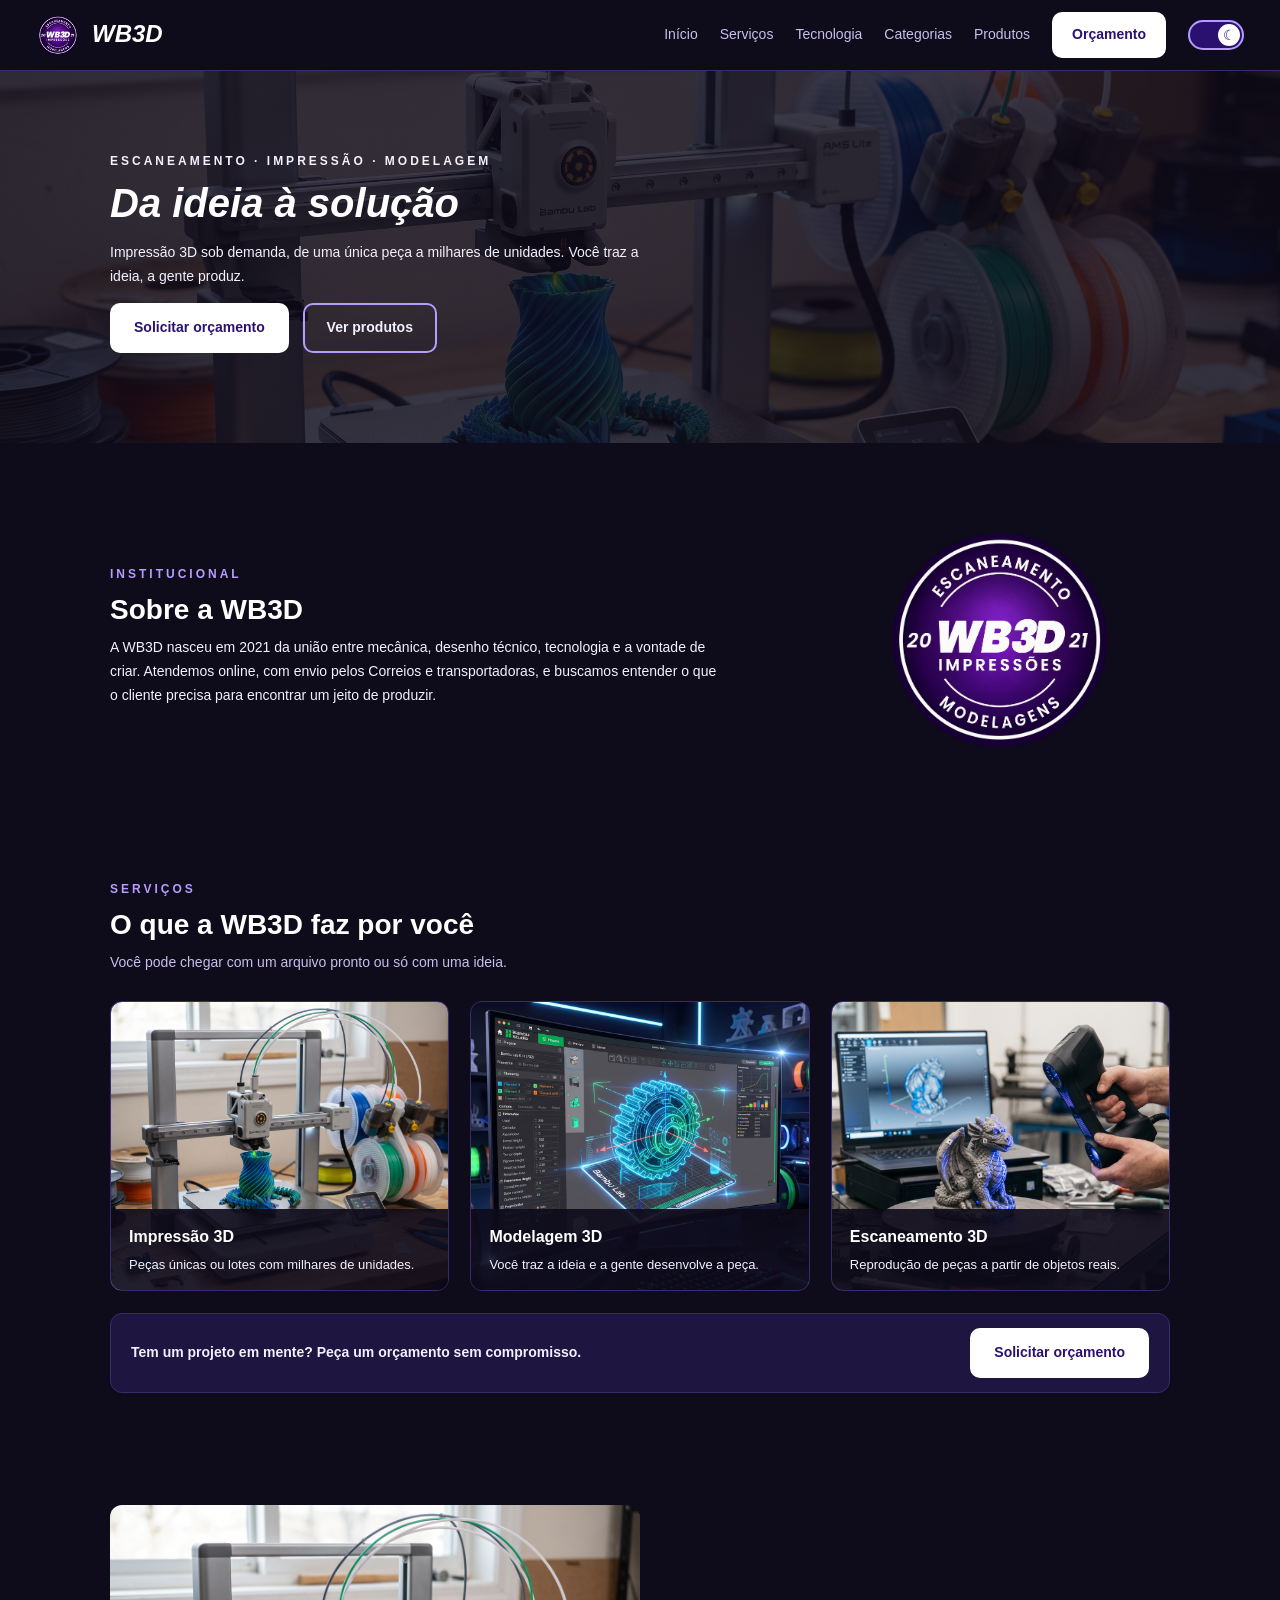
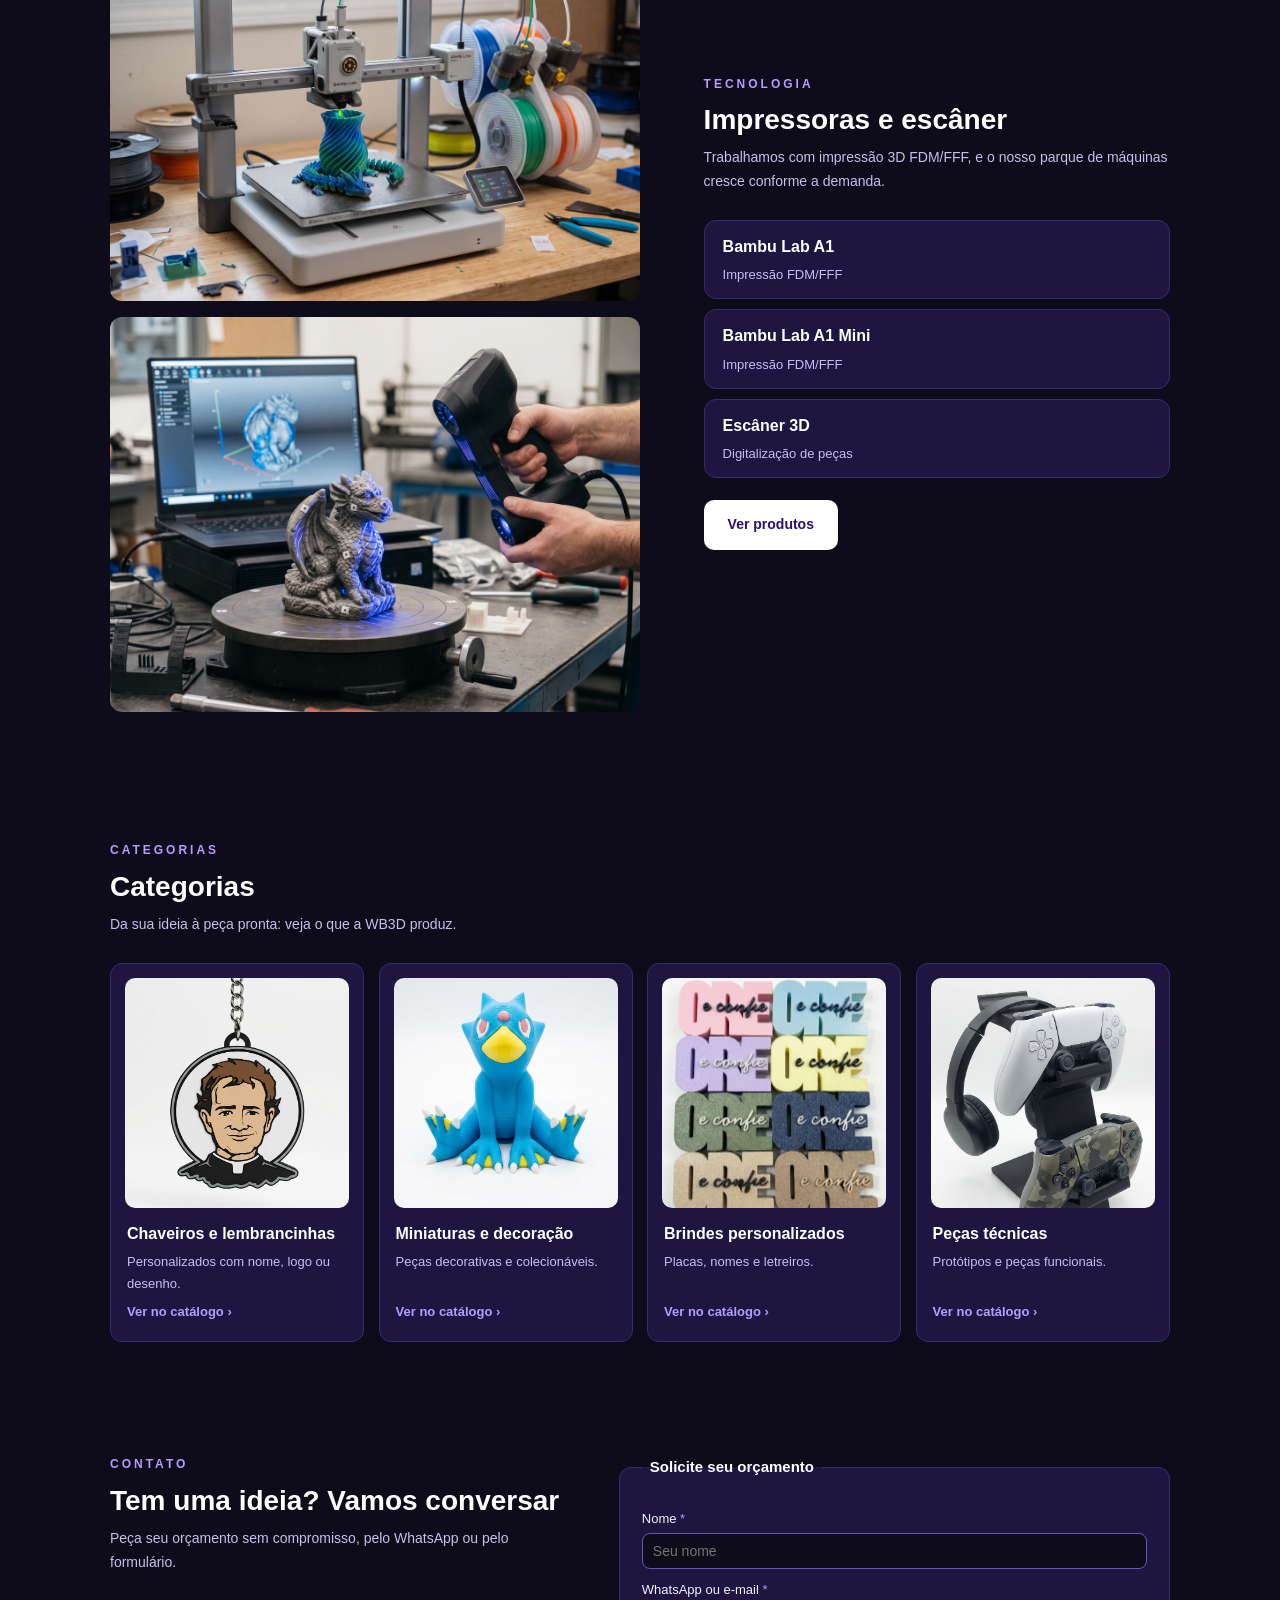
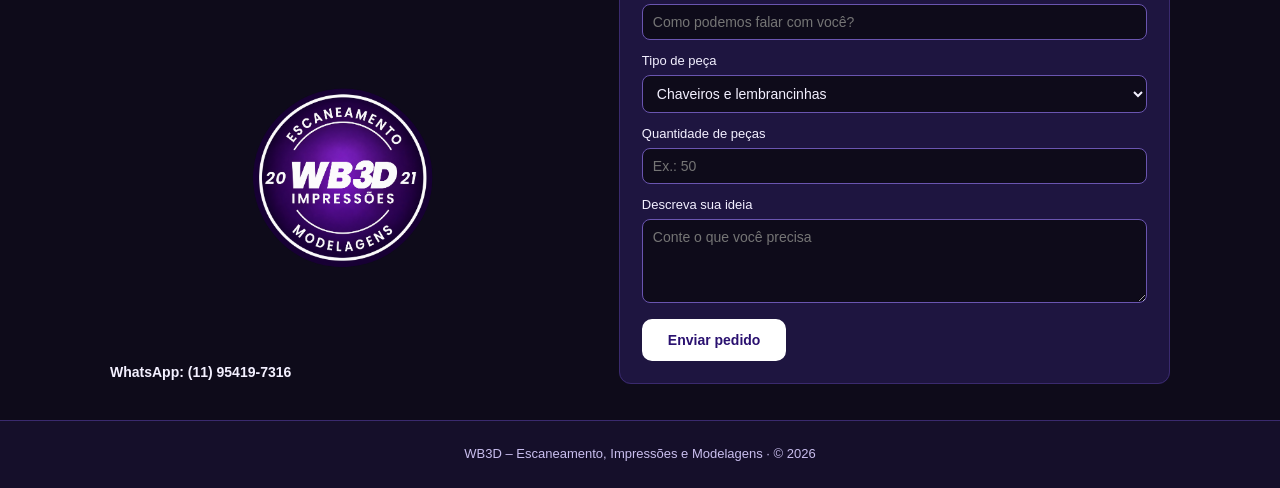
<file: index.html>
<!DOCTYPE html>
<html lang="pt-br">
<head>
  <meta charset="UTF-8">
  <meta name="viewport" content="width=device-width, initial-scale=1.0">
  <meta name="description" content="Portfólio e catálogo de impressão 3D personalizada da WB3D.">
  <meta name="author" content="Grupo 6 - FATEC Zona Leste">
  <link rel="icon" href="img/logo-wb3d.png" type="image/png">
  <title>WB3D | Escaneamento, Impressões e Modelagens</title>
  <link rel="stylesheet" href="css/estilo.css">
</head>
<body>
    <script>
        // Se o visitante já escolheu o tema claro, aplica antes da página aparecer
        if (localStorage.getItem("tema") == "claro") {
            document.body.classList.add("claro");
        }
    </script>

    <header>
        <nav class="menu">
            <a class="logo" href="index.html">
                <img src="img/logo-wb3d.png" alt="Logo da WB3D">
                <span>WB3D</span>
            </a>
            <input type="checkbox" name="bt_menu" id="bt_menu">
            <label for="bt_menu">
                <span class="icone_abrir">&#9776;</span>
                <span class="icone_fechar">&#10005;</span>
                <span class="so_leitor">Abrir ou fechar o menu</span>
            </label>
            <ul id="menu">
                <li><a href="index.html">Início</a></li>
                <li><a href="index.html#servicos">Serviços</a></li>
                <li><a href="index.html#tecnologia">Tecnologia</a></li>
                <li><a href="index.html#categorias">Categorias</a></li>
                <li><a href="catalogo.html">Produtos</a></li>
                <li><a class="botao_menu" href="index.html#orcamento">Orçamento</a></li>
            </ul>
            <button id="btn_tema" type="button"><span class="so_leitor" id="texto_tema">Tema escuro ativado. Clique para mudar para o tema claro.</span></button>
        </nav>
    </header>

    <!-- VLibras (acessibilidade em Libras) -->
    <div vw class="enabled">
        <div vw-access-button class="active"></div>
        <div vw-plugin-wrapper>
            <div class="vw-plugin-top-wrapper"></div>
        </div>
    </div>
    <script src="https://vlibras.gov.br/app/vlibras-plugin.js"></script>
    <script>
        new window.VLibras.Widget('https://vlibras.gov.br/app');
    </script>

    <main>

        <!-- TELA 1: INÍCIO E INSTITUCIONAL -->
        <section id="inicio" class="hero">
            <div class="hero_cor">
                <div class="container">
                    <div class="hero_texto">
                        <p class="etiqueta">ESCANEAMENTO · IMPRESSÃO · MODELAGEM</p>
                        <h1>Da ideia à solução</h1>
                        <p>Impressão 3D sob demanda, de uma única peça a milhares de unidades. Você traz a ideia, a gente produz.</p>
                        <a class="botao" href="#orcamento">Solicitar orçamento</a>
                        <a class="botao_contorno" href="catalogo.html">Ver produtos</a>
                    </div>
                </div>
            </div>
        </section>

        <section id="sobre" class="secao">
            <div class="container">
                <div class="colunas">
                    <div class="col_texto">
                        <p class="etiqueta">INSTITUCIONAL</p>
                        <h2>Sobre a WB3D</h2>
                        <p>A WB3D nasceu em 2021 da união entre mecânica, desenho técnico, tecnologia e a vontade de criar. Atendemos online, com envio pelos Correios e transportadoras, e buscamos entender o que o cliente precisa para encontrar um jeito de produzir.</p>
                    </div>
                    <div class="col_logo">
                        <img src="img/logo-wb3d.png" alt="Selo da WB3D: Escaneamento, Impressões e Modelagens, desde 2021">
                    </div>
                </div>
            </div>
        </section>

        <!-- TELA 2: SERVIÇOS -->
        <section id="servicos" class="secao">
            <div class="container">
                <p class="etiqueta">SERVIÇOS</p>
                <h2>O que a WB3D faz por você</h2>
                <p class="subtitulo">Você pode chegar com um arquivo pronto ou só com uma ideia.</p>

                <div class="cards_servico">
                    <article class="card_servico" id="serv_impressao">
                        <div class="texto_servico">
                            <h3>Impressão 3D</h3>
                            <p>Peças únicas ou lotes com milhares de unidades.</p>
                        </div>
                    </article>
                    <article class="card_servico" id="serv_modelagem">
                        <div class="texto_servico">
                            <h3>Modelagem 3D</h3>
                            <p>Você traz a ideia e a gente desenvolve a peça.</p>
                        </div>
                    </article>
                    <article class="card_servico" id="serv_escaneamento">
                        <div class="texto_servico">
                            <h3>Escaneamento 3D</h3>
                            <p>Reprodução de peças a partir de objetos reais.</p>
                        </div>
                    </article>
                </div>

                <div class="faixa">
                    <p>Tem um projeto em mente? Peça um orçamento sem compromisso.</p>
                    <a class="botao" href="#orcamento">Solicitar orçamento</a>
                </div>
            </div>
        </section>

        <!-- TELA 3: TECNOLOGIA -->
        <section id="tecnologia" class="secao">
            <div class="container">
                <div class="colunas">
                    <div class="col_fotos">
                        <img src="img/impressao-3d.jfif" alt="Impressora 3D Bambu Lab imprimindo um vaso azul e verde">
                        <img src="img/escaneamento-3d.jfif" alt="Escâner 3D de mão digitalizando uma escultura de dragão, com o modelo aparecendo no notebook">
                    </div>
                    <div class="col_texto2">
                        <p class="etiqueta">TECNOLOGIA</p>
                        <h2>Impressoras e escâner</h2>
                        <p class="subtitulo">Trabalhamos com impressão 3D FDM/FFF, e o nosso parque de máquinas cresce conforme a demanda.</p>

                        <div class="card">
                            <h3>Bambu Lab A1</h3>
                            <p>Impressão FDM/FFF</p>
                        </div>
                        <div class="card">
                            <h3>Bambu Lab A1 Mini</h3>
                            <p>Impressão FDM/FFF</p>
                        </div>
                        <div class="card">
                            <h3>Escâner 3D</h3>
                            <p>Digitalização de peças</p>
                        </div>

                        <a class="botao" href="catalogo.html">Ver produtos</a>
                    </div>
                </div>
            </div>
        </section>

        <!-- TELA 4: CARROSSEL DE CATEGORIAS -->
        <section id="categorias" class="secao">
            <div class="container">
                <p class="etiqueta">CATEGORIAS</p>
                <h2>Categorias</h2>
                <p class="subtitulo">Da sua ideia à peça pronta: veja o que a WB3D produz.</p>

                <div class="carrossel">
                    <button class="seta" id="seta_anterior" type="button">&#8249;<span class="so_leitor">Categoria anterior</span></button>

                    <div class="cards_categoria">
                        <article class="card_categoria ativo">
                            <div class="foto_categoria" id="cat_chaveiros"></div>
                            <div class="info_categoria">
                                <h3>Chaveiros e lembrancinhas</h3>
                                <p>Personalizados com nome, logo ou desenho.</p>
                                <a href="catalogo.html#chaveiros">Ver no catálogo ›</a>
                            </div>
                        </article>
                        <article class="card_categoria">
                            <div class="foto_categoria" id="cat_miniaturas"></div>
                            <div class="info_categoria">
                                <h3>Miniaturas e decoração</h3>
                                <p>Peças decorativas e colecionáveis.</p>
                                <a href="catalogo.html#miniaturas">Ver no catálogo ›</a>
                            </div>
                        </article>
                        <article class="card_categoria">
                            <div class="foto_categoria" id="cat_brindes"></div>
                            <div class="info_categoria">
                                <h3>Brindes personalizados</h3>
                                <p>Placas, nomes e letreiros.</p>
                                <a href="catalogo.html#brindes">Ver no catálogo ›</a>
                            </div>
                        </article>
                        <article class="card_categoria">
                            <div class="foto_categoria" id="cat_pecas"></div>
                            <div class="info_categoria">
                                <h3>Peças técnicas</h3>
                                <p>Protótipos e peças funcionais.</p>
                                <a href="catalogo.html#pecas">Ver no catálogo ›</a>
                            </div>
                        </article>
                    </div>

                    <button class="seta" id="seta_proxima" type="button">&#8250;<span class="so_leitor">Próxima categoria</span></button>
                </div>

                <div class="pontos">
                    <span class="ponto ativo"></span>
                    <span class="ponto"></span>
                    <span class="ponto"></span>
                    <span class="ponto"></span>
                </div>
            </div>
        </section>

        <!-- TELA 6: CONTATO E REDES SOCIAIS -->
        <section id="orcamento" class="secao">
            <div class="container">
                <div class="colunas colunas_contato">
                    <div class="contato_texto">
                        <div>
                            <p class="etiqueta">CONTATO</p>
                            <h2>Tem uma ideia? Vamos conversar</h2>
                            <p class="subtitulo">Peça seu orçamento sem compromisso, pelo WhatsApp ou pelo formulário.</p>
                        </div>
                        <div class="contato_logo">
                            <img src="img/logo-wb3d.png" alt="Logo da WB3D: Escaneamento, Impressões e Modelagens">
                        </div>
                        <p class="redes">
                            <a href="https://wa.me/5511954197316">WhatsApp: (11) 95419-7316</a>
                            <!-- Quando tiverem o perfil, tirem o comentário da linha abaixo e troquem o endereço:
                            <a href="https://www.instagram.com/SEU_PERFIL">Instagram</a>
                            -->
                        </p>
                    </div>

                    <form id="form_orcamento">
                        <fieldset>
                            <legend>Solicite seu orçamento</legend>

                            <label class="required" for="nome">Nome</label>
                            <input type="text" name="nome" id="nome" placeholder="Seu nome" required>

                            <label class="required" for="contato">WhatsApp ou e-mail</label>
                            <input type="text" name="contato" id="contato" placeholder="Como podemos falar com você?" required>

                            <label for="tipo">Tipo de peça</label>
                            <select name="tipo" id="tipo">
                                <option>Chaveiros e lembrancinhas</option>
                                <option>Miniaturas e decoração</option>
                                <option>Brindes personalizados</option>
                                <option>Peças técnicas</option>
                            </select>

                            <label for="quantidade">Quantidade de peças</label>
                            <input type="number" name="quantidade" id="quantidade" placeholder="Ex.: 50">

                            <label for="ideia">Descreva sua ideia</label>
                            <textarea name="ideia" id="ideia" rows="4" placeholder="Conte o que você precisa"></textarea>

                            <button type="submit">Enviar pedido</button>
                        </fieldset>
                    </form>
                </div>
            </div>
        </section>

    </main>

    <footer>
        <p>WB3D – Escaneamento, Impressões e Modelagens · &copy; 2026</p>
    </footer>

    <script src="js/tema.js"></script>
    <script src="js/carrossel.js"></script>
    <script src="js/orcamento.js"></script>
</body>
</html>
</file>
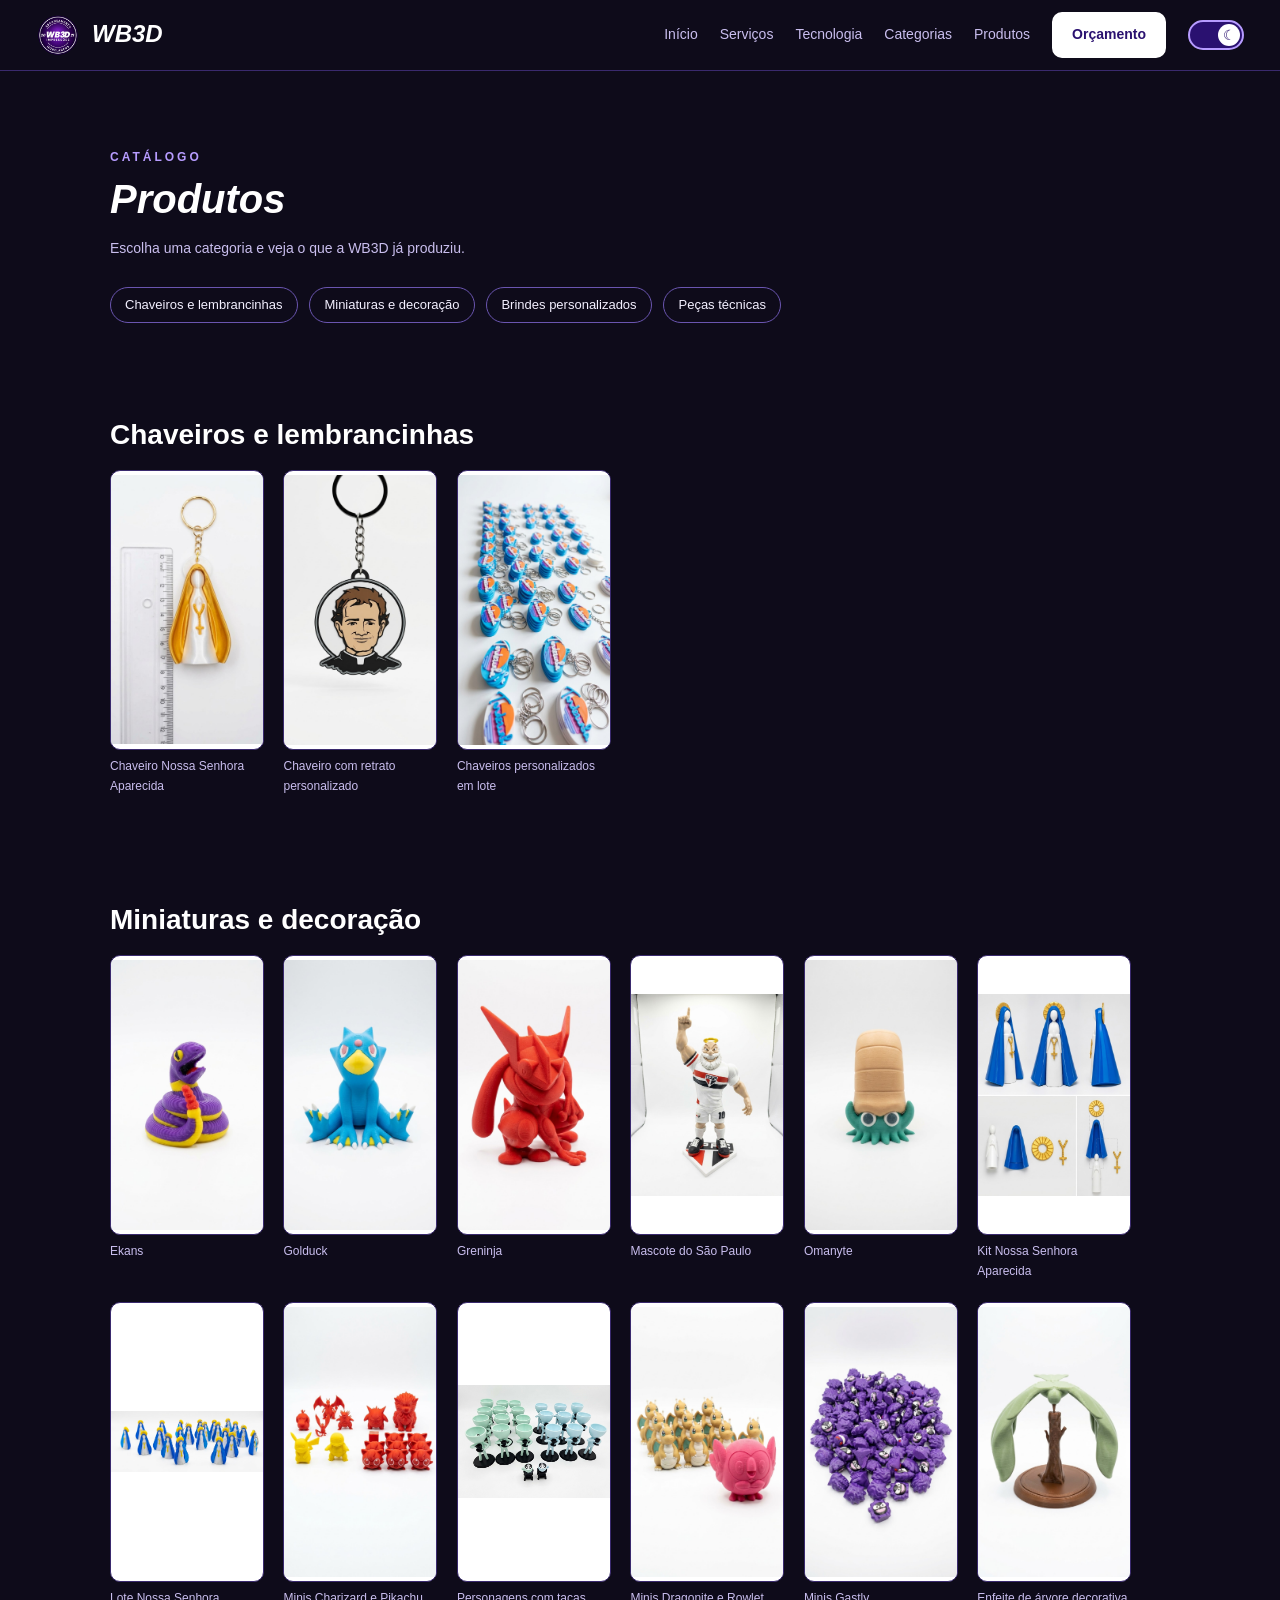
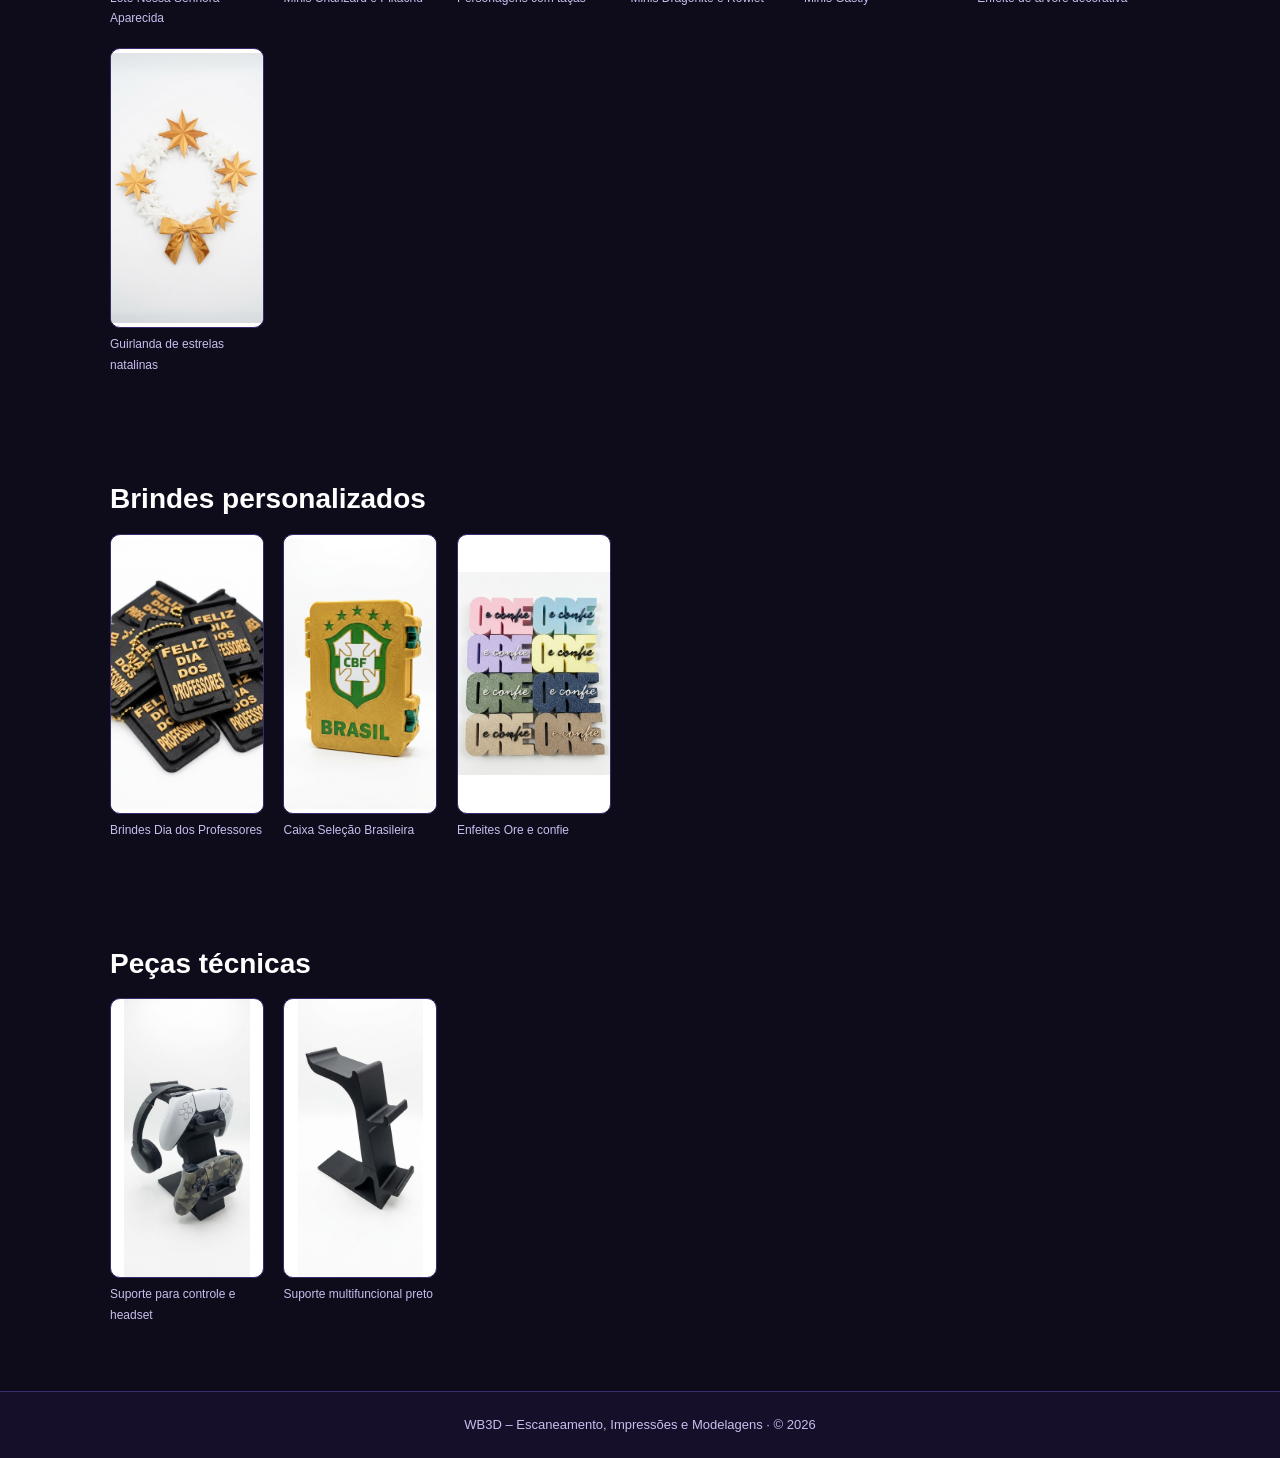
<file: catalogo.html>
<!DOCTYPE html>
<html lang="pt-br">
<head>
    <meta charset="UTF-8">
    <meta name="viewport" content="width=device-width, initial-scale=1.0">
    <meta name="description" content="Catálogo de peças, miniaturas, chaveiros e suportes em impressão 3D da WB3D.">
    <meta name="author" content="Grupo 6 - FATEC Zona Leste">
    <link rel="icon" href="img/logo-wb3d.png" type="image/png">
    <title>Catálogo | WB3D</title>
    <link rel="stylesheet" href="css/estilo.css">
</head>
<body>
    <script>
        // Se o visitante já escolheu o tema claro, aplica antes da página aparecer
        if (localStorage.getItem("tema") == "claro") {
            document.body.classList.add("claro");
        }
    </script>

    <header>
        <nav class="menu">
            <a class="logo" href="index.html">
                <img src="img/logo-wb3d.png" alt="Logo da WB3D">
                <span>WB3D</span>
            </a>
            <input type="checkbox" name="bt_menu" id="bt_menu">
            <label for="bt_menu">
                <span class="icone_abrir">&#9776;</span>
                <span class="icone_fechar">&#10005;</span>
                <span class="so_leitor">Abrir ou fechar o menu</span>
            </label>
            <ul id="menu">
                <li><a href="index.html">Início</a></li>
                <li><a href="index.html#servicos">Serviços</a></li>
                <li><a href="index.html#tecnologia">Tecnologia</a></li>
                <li><a href="index.html#categorias">Categorias</a></li>
                <li><a href="catalogo.html">Produtos</a></li>
                <li><a class="botao_menu" href="index.html#orcamento">Orçamento</a></li>
            </ul>
            <button id="btn_tema" type="button"><span class="so_leitor" id="texto_tema">Tema escuro ativado. Clique para mudar para o tema claro.</span></button>
        </nav>
    </header>

    <!-- VLibras (acessibilidade em Libras) -->
    <div vw class="enabled">
        <div vw-access-button class="active"></div>
        <div vw-plugin-wrapper>
            <div class="vw-plugin-top-wrapper"></div>
        </div>
    </div>
    <script src="https://vlibras.gov.br/app/vlibras-plugin.js"></script>
    <script>
        new window.VLibras.Widget('https://vlibras.gov.br/app');
    </script>

    <main>

        <section class="secao">
            <div class="container">
                <p class="etiqueta">CATÁLOGO</p>
                <h1>Produtos</h1>
                <p class="subtitulo">Escolha uma categoria e veja o que a WB3D já produziu.</p>

                <div class="atalhos">
                    <a href="#chaveiros">Chaveiros e lembrancinhas</a>
                    <a href="#miniaturas">Miniaturas e decoração</a>
                    <a href="#brindes">Brindes personalizados</a>
                    <a href="#pecas">Peças técnicas</a>
                </div>

                <section class="categoria" id="chaveiros">
                <h2>Chaveiros e lembrancinhas</h2>
                <div class="galeria">
                    <figure class="produto">
                        <button class="moldura" type="button"><span class="so_leitor">Ampliar foto:</span><img src="img/chaveiro-nossa-senhora-aparecida.jpeg" alt="Chaveiro da Nossa Senhora Aparecida em branco e dourado, ao lado de uma régua"></button>
                        <figcaption>Chaveiro Nossa Senhora Aparecida</figcaption>
                    </figure>
                    <figure class="produto">
                        <button class="moldura" type="button"><span class="so_leitor">Ampliar foto:</span><img src="img/chaveiro-retrato-personalizado.jpeg" alt="Chaveiro redondo com o retrato ilustrado de um homem de colarinho clerical"></button>
                        <figcaption>Chaveiro com retrato personalizado</figcaption>
                    </figure>
                    <figure class="produto">
                        <button class="moldura" type="button"><span class="so_leitor">Ampliar foto:</span><img src="img/chaveiros-redondos-personalizados.jpeg" alt="Dezenas de chaveiros ovais coloridos com argolas metálicas"></button>
                        <figcaption>Chaveiros personalizados em lote</figcaption>
                    </figure>
                </div>
            </section>

                <section class="categoria" id="miniaturas">
                <h2>Miniaturas e decoração</h2>
                <div class="galeria">
                    <figure class="produto">
                        <button class="moldura" type="button"><span class="so_leitor">Ampliar foto:</span><img src="img/miniatura-cobra-roxa.jpeg" alt="Miniatura do Pokémon Ekans, uma cobra roxa com detalhes amarelos, impressa em 3D"></button>
                        <figcaption>Ekans</figcaption>
                    </figure>
                    <figure class="produto">
                        <button class="moldura" type="button"><span class="so_leitor">Ampliar foto:</span><img src="img/miniatura-dragao-azul.jpeg" alt="Miniatura do Pokémon Golduck, azul com bico amarelo, impressa em 3D"></button>
                        <figcaption>Golduck</figcaption>
                    </figure>
                    <figure class="produto">
                        <button class="moldura" type="button"><span class="so_leitor">Ampliar foto:</span><img src="img/miniatura-dragao-vermelho.jpeg" alt="Miniatura do Pokémon Greninja em vermelho, agachado, impressa em 3D"></button>
                        <figcaption>Greninja</figcaption>
                    </figure>
                    <figure class="produto">
                        <button class="moldura" type="button"><span class="so_leitor">Ampliar foto:</span><img src="img/miniatura-mascote-sao-paulo.jpeg" alt="Miniatura de mascote de time com uniforme branco e o braço erguido"></button>
                        <figcaption>Mascote do São Paulo</figcaption>
                    </figure>
                    <figure class="produto">
                        <button class="moldura" type="button"><span class="so_leitor">Ampliar foto:</span><img src="img/miniatura-polvo-cartola.jpeg" alt="Miniatura do Pokémon Omanyte, com concha bege e tentáculos verdes, impressa em 3D"></button>
                        <figcaption>Omanyte</figcaption>
                    </figure>
                    <figure class="produto">
                        <button class="moldura" type="button"><span class="so_leitor">Ampliar foto:</span><img src="img/miniatura-nossa-senhora-aparecida-kit.jpeg" alt="Kit de miniaturas da Nossa Senhora Aparecida com as peças soltas"></button>
                        <figcaption>Kit Nossa Senhora Aparecida</figcaption>
                    </figure>
                    <figure class="produto">
                        <button class="moldura" type="button"><span class="so_leitor">Ampliar foto:</span><img src="img/miniaturas-nossa-senhora-aparecida-lote.jpeg" alt="Lote de miniaturas azuis da Nossa Senhora Aparecida enfileiradas"></button>
                        <figcaption>Lote Nossa Senhora Aparecida</figcaption>
                    </figure>
                    <figure class="produto">
                        <button class="moldura" type="button"><span class="so_leitor">Ampliar foto:</span><img src="img/miniaturas-personagens-coloridos.jpeg" alt="Várias miniaturas de Pokémon, como Charizard e Pikachu, em vermelho e amarelo"></button>
                        <figcaption>Minis Charizard e Pikachu</figcaption>
                    </figure>
                    <figure class="produto">
                        <button class="moldura" type="button"><span class="so_leitor">Ampliar foto:</span><img src="img/miniaturas-personagens-com-copos.jpeg" alt="Pequenas taças azul-claras e personagens pretos impressos em 3D"></button>
                        <figcaption>Personagens com taças</figcaption>
                    </figure>
                    <figure class="produto">
                        <button class="moldura" type="button"><span class="so_leitor">Ampliar foto:</span><img src="img/miniaturas-personagens-rosa-e-bege.jpeg" alt="Várias miniaturas bege do Pokémon Dragonite ao lado de uma miniatura rosa maior do Rowlet"></button>
                        <figcaption>Minis Dragonite e Rowlet</figcaption>
                    </figure>
                    <figure class="produto">
                        <button class="moldura" type="button"><span class="so_leitor">Ampliar foto:</span><img src="img/miniaturas-personagens-roxos.jpeg" alt="Pilha de miniaturas roxas do Pokémon Gastly"></button>
                        <figcaption>Minis Gastly</figcaption>
                    </figure>
                    <figure class="produto">
                        <button class="moldura" type="button"><span class="so_leitor">Ampliar foto:</span><img src="img/enfeite-arvore-decorativa.jpeg" alt="Enfeite de árvore com folhas verdes e base marrom"></button>
                        <figcaption>Enfeite de árvore decorativa</figcaption>
                    </figure>
                    <figure class="produto">
                        <button class="moldura" type="button"><span class="so_leitor">Ampliar foto:</span><img src="img/guirlanda-estrelas-natalinas.jpeg" alt="Guirlanda de estrelas douradas e brancas com laço dourado"></button>
                        <figcaption>Guirlanda de estrelas natalinas</figcaption>
                    </figure>
                </div>
            </section>

                <section class="categoria" id="brindes">
                <h2>Brindes personalizados</h2>
                <div class="galeria">
                    <figure class="produto">
                        <button class="moldura" type="button"><span class="so_leitor">Ampliar foto:</span><img src="img/brindes-dia-dos-professores.jpeg" alt="Brindes pretos e dourados com a mensagem Feliz Dia dos Professores"></button>
                        <figcaption>Brindes Dia dos Professores</figcaption>
                    </figure>
                    <figure class="produto">
                        <button class="moldura" type="button"><span class="so_leitor">Ampliar foto:</span><img src="img/caixa-selecao-brasileira.jpeg" alt="Caixa dourada com o escudo da seleção brasileira e a palavra Brasil"></button>
                        <figcaption>Caixa Seleção Brasileira</figcaption>
                    </figure>
                    <figure class="produto">
                        <button class="moldura" type="button"><span class="so_leitor">Ampliar foto:</span><img src="img/enfeites-ore-e-confie.jpeg" alt="Enfeites coloridos com a frase Ore e confie"></button>
                        <figcaption>Enfeites Ore e confie</figcaption>
                    </figure>
                </div>
            </section>

                <section class="categoria" id="pecas">
                <h2>Peças técnicas</h2>
                <div class="galeria">
                    <figure class="produto">
                        <button class="moldura" type="button"><span class="so_leitor">Ampliar foto:</span><img src="img/suporte-controle-headset.jpeg" alt="Suporte preto segurando um fone de ouvido e um controle de videogame"></button>
                        <figcaption>Suporte para controle e headset</figcaption>
                    </figure>
                    <figure class="produto">
                        <button class="moldura" type="button"><span class="so_leitor">Ampliar foto:</span><img src="img/suporte-multifuncional-preto.jpeg" alt="Suporte multifuncional preto impresso em 3D"></button>
                        <figcaption>Suporte multifuncional preto</figcaption>
                    </figure>
                </div>
            </section>
            </div>
        </section>

    </main>

    <footer>
        <p>WB3D – Escaneamento, Impressões e Modelagens · &copy; 2026</p>
    </footer>

    <!-- Foto ampliada (abre ao clicar numa foto) -->
    <div id="ampliada" class="ampliada">
        <button id="fechar" type="button">&#10005;<span class="so_leitor">Fechar foto ampliada</span></button>
        <figure class="ampliada_conteudo">
            <img id="foto_grande" src="img/logo-wb3d.png" alt="">
            <figcaption id="legenda_grande"></figcaption>
        </figure>
    </div>

    <script src="js/tema.js"></script>
    <script src="js/ampliar.js"></script>
</body>
</html>
</file>
<file: css/estilo.css>
/* =========================================================
   WB3D - estilo do site

   PARTE 1: ESTRUTURA (tamanhos, espaços, posição). Não tem cores.
   PARTE 2: CORES do tema escuro (padrão).
   PARTE 3: CORES do tema claro (classe "claro" no body).
   PARTE 4: CELULAR (telas até 890px).
   ========================================================= */


/* =========================================================
   PARTE 1: ESTRUTURA
   ========================================================= */

* { box-sizing: border-box; }

body {
    margin: 0;
    padding-top: 71px;
    font-family: Verdana, Geneva, sans-serif;
    font-size: 14px;
    line-height: 1.7;
}

h1 { font-size: 40px; font-style: italic; line-height: 1.2; margin: 0 0 14px 0; }
h2 { font-size: 28px; line-height: 1.3; margin: 0 0 8px 0; }
h3 { font-size: 16px; margin: 0 0 4px 0; }
p  { margin-top: 0; }
a  { text-decoration: none; }
img { max-width: 100%; }

.container {
    max-width: 1100px;
    margin: 0 auto;
    padding: 0 20px;
}
.secao { padding: 76px 0 36px 0; }

.etiqueta {
    margin: 0 0 8px 0;
    font-size: 12px;
    font-weight: bold;
    letter-spacing: 3px;
}
.subtitulo { margin-bottom: 26px; }

/* texto só para leitores de tela */
.so_leitor {
    position: absolute;
    left: -9999px;
}

/* ---------- Colunas lado a lado ---------- */
.colunas {
    display: flex;
    justify-content: space-between;
    align-items: center;
}

/* ---------- Botões ---------- */
.botao, .botao_contorno, .botao_menu {
    display: inline-block;
    padding: 11px 22px;
    margin: 0 10px 10px 0;
    border-width: 2px;
    border-style: solid;
    border-radius: 10px;
    font-weight: bold;
    transition: 0.3s;
}

/* ---------- Menu (fixo no topo) ---------- */
header {
    position: fixed;
    top: 0;
    left: 0;
    width: 100%;
    z-index: 100;
}
.menu {
    display: flex;
    justify-content: space-between;
    align-items: center;
    padding: 12px 36px;
    border-bottom-width: 1px;
    border-bottom-style: solid;
}
.logo {
    display: flex;
    align-items: center;
    font-size: 24px;
    font-weight: bold;
    font-style: italic;
}
.logo img { height: 44px; margin-right: 12px; border-radius: 50%; }

#menu {
    display: flex;
    align-items: center;
    margin: 0 0 0 auto;
    padding: 0;
    list-style: none;
}
#menu li { margin-left: 22px; }
#menu a {
    font-size: 14px;
    padding-bottom: 4px;
    border-bottom-width: 2px;
    border-bottom-style: solid;
    border-bottom-color: transparent;
    transition: 0.3s;
}
#menu a.botao_menu {
    padding: 9px 18px;
    margin: 0;
    border-bottom-width: 2px;
    border-radius: 10px;
    font-weight: bold;
}

/* botão de tema: interruptor (a bolinha é o ::after) */
#btn_tema {
    position: relative;
    width: 56px;
    height: 30px;
    margin-left: 22px;
    padding: 0;
    cursor: pointer;
    border-width: 2px;
    border-style: solid;
    border-radius: 15px;
    transition: 0.3s;
}
#btn_tema::after {
    content: "\263E";
    position: absolute;
    top: 2px;
    left: 28px;
    width: 22px;
    height: 22px;
    border-radius: 50%;
    font-size: 14px;
    line-height: 22px;
    text-align: center;
    transition: 0.3s;
}
body.claro #btn_tema::after {
    content: "\2600";
    left: 2px;
}

/* botão hambúrguer: só aparece no celular */
label[for="bt_menu"], #bt_menu { display: none; }

/* ---------- Tela 1: Início ---------- */
.hero {
    background-image: url(../img/impressao-3d.jfif);
    background-size: cover;
    background-position: center;
}
.hero_cor { padding: 80px 0; }
.hero_texto { max-width: 560px; }

.col_texto { width: 58%; }
.col_logo { width: 32%; text-align: center; }
.col_logo img { width: 240px; border-radius: 50%; }

/* ---------- Tela 2: Serviços ---------- */
.cards_servico {
    display: flex;
    justify-content: space-between;
}
.card_servico {
    position: relative;
    width: 32%;
    height: 290px;
    overflow: hidden;
    border-width: 1px;
    border-style: solid;
    border-radius: 12px;
    background-size: cover;
    background-position: center;
}
#serv_impressao    { background-image: url(../img/impressao-3d.jfif); }
#serv_modelagem    { background-image: url(../img/modelagem-3d.jfif); }
#serv_escaneamento { background-image: url(../img/escaneamento-3d.jfif); }

.texto_servico {
    position: absolute;
    bottom: 0;
    left: 0;
    width: 100%;
    padding: 14px 18px;
}
.texto_servico p { margin: 0; font-size: 13px; }

.faixa {
    display: flex;
    justify-content: space-between;
    align-items: center;
    margin-top: 22px;
    padding: 14px 20px;
    border-width: 1px;
    border-style: solid;
    border-radius: 12px;
}
.faixa p { margin: 0; font-weight: bold; }
.faixa .botao { margin: 0; }

/* ---------- Tela 3: Tecnologia ---------- */
.col_fotos { width: 50%; }
.col_fotos img {
    display: block;
    width: 100%;
    height: auto;
    margin-bottom: 16px;
    border-radius: 12px;
}
.col_texto2 { width: 44%; }

.card {
    margin-bottom: 10px;
    padding: 12px 18px;
    border-width: 1px;
    border-style: solid;
    border-radius: 12px;
}
.card p { margin: 0; font-size: 13px; }
.col_texto2 .botao { margin-top: 12px; }

/* ---------- Tela 4: Categorias (carrossel) ---------- */
.carrossel {
    display: flex;
    align-items: center;
    justify-content: space-between;
}
.cards_categoria {
    display: flex;
    justify-content: space-between;
    width: 100%;
}
.card_categoria {
    position: relative;
    display: flex;
    flex-direction: column;
    width: 24%;
    border-width: 1px;
    border-style: solid;
    border-radius: 12px;
    overflow: hidden;
    transition: 0.3s;
}
.foto_categoria {
    height: 230px;
    margin: 14px 14px 0 14px;
    border-radius: 10px;
    background-size: cover;
    background-position: center;
}
#cat_chaveiros  { background-image: url(../img/chaveiro-retrato-personalizado.jpeg); }
#cat_miniaturas { background-image: url(../img/miniatura-dragao-azul.jpeg); }
#cat_brindes    { background-image: url(../img/enfeites-ore-e-confie.jpeg); }
#cat_pecas      { background-image: url(../img/suporte-controle-headset.jpeg); }

.info_categoria {
    display: flex;
    flex-direction: column;
    flex: 1;
    padding: 12px 16px 18px 16px;
}
.info_categoria p { margin-bottom: 6px; font-size: 13px; }
.info_categoria a {
    margin-top: auto;
    align-self: flex-start;
    font-size: 13px;
    font-weight: bold;
}
/* o ::after do link cobre o card inteiro: clicar em qualquer parte leva ao catálogo */
.info_categoria a::after {
    content: "";
    position: absolute;
    top: 0;
    left: 0;
    width: 100%;
    height: 100%;
}

/* setas e pontinhos: só aparecem no celular */
.seta, .pontos { display: none; }

/* ---------- Tela 5: Catálogo ---------- */
.atalhos { margin-bottom: 10px; }
.atalhos a {
    display: inline-block;
    margin: 0 8px 8px 0;
    padding: 6px 14px;
    border-width: 1px;
    border-style: solid;
    border-radius: 20px;
    font-size: 13px;
    transition: 0.3s;
}

.categoria { padding-top: 76px; }
.categoria h2 { margin-bottom: 16px; }

.galeria { margin-bottom: 10px; }
.produto {
    display: inline-block;
    vertical-align: top;
    width: 14.5%;
    margin: 0 1.5% 20px 0;
}
/* moldura: caixa de tamanho fixo; a foto cabe inteira dentro dela, sem distorcer */
.moldura {
    display: flex;
    justify-content: center;
    align-items: center;
    width: 100%;
    height: 280px;
    padding: 0;
    cursor: zoom-in;
    overflow: hidden;
    border-width: 1px;
    border-style: solid;
    border-radius: 10px;
}
.moldura img {
    width: auto;
    height: auto;
    max-width: 100%;
    max-height: 100%;
}
.produto figcaption { padding-top: 6px; font-size: 12px; }

/* ---------- Foto ampliada ---------- */
body.travado { overflow: hidden; }

.ampliada {
    display: none;
    position: fixed;
    top: 0;
    left: 0;
    width: 100%;
    height: 100%;
    z-index: 200;
    justify-content: center;
    align-items: center;
    cursor: zoom-out;
}
.ampliada.aberta { display: flex; }

.ampliada_conteudo {
    display: flex;
    flex-direction: column;
    justify-content: center;
    align-items: center;
    width: 90%;
    height: 90%;
    margin: 0;
}
.ampliada_conteudo img {
    width: auto;
    height: auto;
    max-width: 100%;
    max-height: 88%;
    border-radius: 10px;
}
.ampliada_conteudo figcaption { padding-top: 12px; font-size: 15px; text-align: center; }

#fechar {
    position: absolute;
    top: 14px;
    right: 18px;
    width: 46px;
    height: 46px;
    font-size: 22px;
    cursor: pointer;
    border-width: 2px;
    border-style: solid;
    border-radius: 50%;
}

/* ---------- Tela 6: Contato ---------- */
.colunas_contato { align-items: stretch; }
.contato_texto {
    display: flex;
    flex-direction: column;
    justify-content: space-between;
    width: 44%;
}
.contato_logo { text-align: center; margin: 24px 0; }
.contato_logo img { width: 200px; border-radius: 50%; }
.redes { margin: 0; }
.redes a { margin-right: 24px; font-weight: bold; }

form { width: 52%; }
fieldset {
    margin: 0;
    padding: 18px 22px 22px 22px;
    border-width: 1px;
    border-style: solid;
    border-radius: 12px;
}
legend { padding: 0 8px; font-weight: bold; font-size: 15px; }

label { display: block; margin-top: 10px; margin-bottom: 3px; font-size: 13px; }
label.required::after { content: " *"; }

input[type="text"], input[type="number"], select, textarea {
    display: block;
    width: 100%;
    padding: 9px 10px;
    font-family: Verdana, Geneva, sans-serif;
    font-size: 14px;
    border-width: 1px;
    border-style: solid;
    border-radius: 8px;
}
form button {
    margin-top: 16px;
    padding: 11px 24px;
    font-family: Verdana, Geneva, sans-serif;
    font-size: 14px;
    font-weight: bold;
    cursor: pointer;
    border-width: 2px;
    border-style: solid;
    border-radius: 10px;
    transition: 0.3s;
}

/* ---------- Rodapé ---------- */
footer {
    padding: 22px 20px;
    text-align: center;
    border-top-width: 1px;
    border-top-style: solid;
}
footer p { margin: 0; font-size: 13px; }


/* =========================================================
   PARTE 2: CORES - TEMA ESCURO (padrão)
   ========================================================= */

body { background-color: #0E0B1A; color: #F3F0FF; }
h1, h2, h3 { color: #FFFFFF; }
a { color: #B79CFF; }

.etiqueta { color: #B79CFF; }
.subtitulo { color: #C9BEEE; }

/* menu */
.menu { background-color: #0E0B1A; border-bottom-color: #3A2A6E; }
.logo { color: #FFFFFF; }
#menu a { color: #C9BEEE; }
#menu a:hover { color: #FFFFFF; border-bottom-color: #B79CFF; }
#menu a.botao_menu { background-color: #FFFFFF; color: #2A1170; border-color: #FFFFFF; }
#menu a.botao_menu:hover { background-color: #D9CCFF; border-color: #D9CCFF; }
#btn_tema { background-color: #2A1170; border-color: #B79CFF; }
#btn_tema::after { background-color: #FFFFFF; color: #2A1170; }
#btn_tema:hover { border-color: #FFFFFF; }
label[for="bt_menu"] { color: #FFFFFF; }

/* botões */
.botao { background-color: #FFFFFF; color: #2A1170; border-color: #FFFFFF; }
.botao:hover { background-color: #D9CCFF; border-color: #D9CCFF; }
.botao_contorno { background-color: transparent; color: #F3F0FF; border-color: #B79CFF; }
.botao_contorno:hover { background-color: #B79CFF; color: #0E0B1A; }

/* início: a foto fica escurecida para o texto aparecer bem */
.hero_cor { background-color: rgba(14, 11, 26, 0.80); }
.hero_texto p { color: #F3F0FF; }

/* serviços */
.card_servico { border-color: #3A2A6E; background-color: #1E1540; }
.texto_servico { background-color: rgba(14, 11, 26, 0.90); }
.texto_servico p { color: #F3F0FF; }
.faixa { background-color: #1E1540; border-color: #3A2A6E; }

/* tecnologia */
.card { background-color: #1E1540; border-color: #3A2A6E; }
.card p { color: #C9BEEE; }

/* categorias */
.card_categoria { background-color: #1E1540; border-color: #3A2A6E; }
.card_categoria:hover { border-color: #B79CFF; }
.info_categoria p { color: #C9BEEE; }
.info_categoria a:hover { color: #FFFFFF; }
.seta { background-color: transparent; color: #B79CFF; border-color: #B79CFF; }
.ponto { background-color: #3A2A6E; }
.ponto.ativo { background-color: #B79CFF; }

/* catálogo */
.atalhos a { color: #F3F0FF; border-color: #6A55B0; }
.atalhos a:hover { background-color: #B79CFF; color: #0E0B1A; border-color: #B79CFF; }
.produto figcaption { color: #C9BEEE; }
.moldura { background-color: #FFFFFF; border-color: #3A2A6E; }
.moldura:hover { border-color: #B79CFF; }

/* foto ampliada: fundo escuro e botão claro, nos dois temas */
.ampliada { background-color: rgba(8, 6, 16, 0.96); }
.ampliada_conteudo figcaption { color: #F3F0FF; }
#fechar { background-color: #FFFFFF; color: #2A1170; border-color: #FFFFFF; }
#fechar:hover { background-color: #D9CCFF; border-color: #D9CCFF; }
.info_categoria a:focus::after { outline: 3px solid #B79CFF; outline-offset: -3px; }

/* contato */
.redes a { color: #F3F0FF; }
.redes a:hover { color: #B79CFF; }
fieldset { background-color: #1E1540; border-color: #3A2A6E; }
legend { color: #FFFFFF; }
label.required::after { color: #B79CFF; }
input[type="text"], input[type="number"], select, textarea {
    background-color: #0E0B1A;
    color: #F3F0FF;
    border-color: #6A55B0;
}
form button { background-color: #FFFFFF; color: #2A1170; border-color: #FFFFFF; }
form button:hover { background-color: #D9CCFF; border-color: #D9CCFF; }

/* rodapé */
footer { background-color: #150F2A; border-top-color: #3A2A6E; }
footer p { color: #C9BEEE; }


/* =========================================================
   PARTE 3: CORES - TEMA CLARO
   (cores tiradas do mockup do tema claro; nada de estrutura aqui)
   ========================================================= */

body.claro { background-color: #F6F3FE; color: #250D5E; }
body.claro h1, body.claro h2, body.claro h3 { color: #250D5E; }
body.claro a { color: #4A1F97; }

body.claro .etiqueta { color: #5A32B5; }
body.claro .subtitulo { color: #5C5380; }

/* menu */
body.claro .menu { background-color: #FFFFFF; border-bottom-color: #E0D8FA; }
body.claro .logo { color: #250D5E; }
body.claro #menu a { color: #443B68; }
body.claro #menu a:hover { color: #250D5E; border-bottom-color: #4A1F97; }
body.claro #menu a.botao_menu { background-color: #4A1F97; color: #FFFFFF; border-color: #4A1F97; }
body.claro #menu a.botao_menu:hover { background-color: #5E2FB8; border-color: #5E2FB8; }
body.claro #btn_tema { background-color: #E3DCFB; border-color: #4A1F97; }
body.claro #btn_tema::after { background-color: #4A1F97; color: #FFFFFF; }
body.claro #btn_tema:hover { border-color: #250D5E; }
body.claro label[for="bt_menu"] { color: #250D5E; }

/* botões */
body.claro .botao { background-color: #4A1F97; color: #FFFFFF; border-color: #4A1F97; }
body.claro .botao:hover { background-color: #5E2FB8; border-color: #5E2FB8; }
body.claro .botao_contorno { background-color: transparent; color: #4A1F97; border-color: #4A1F97; }
body.claro .botao_contorno:hover { background-color: #4A1F97; color: #FFFFFF; }

/* início: a foto fica clareada */
body.claro .hero_cor { background-color: rgba(246, 243, 254, 0.90); }
body.claro .hero_texto p { color: #443B68; }

/* serviços */
body.claro .card_servico { border-color: #E0D8FA; background-color: #E3DCFB; }
body.claro .texto_servico { background-color: rgba(255, 255, 255, 0.93); }
body.claro .texto_servico p { color: #443B68; }
body.claro .faixa { background-color: #FFFFFF; border-color: #E0D8FA; }

/* tecnologia */
body.claro .card { background-color: #FFFFFF; border-color: #E0D8FA; }
body.claro .card h3 { color: #2E177B; }
body.claro .card p { color: #443B68; }

/* categorias */
body.claro .card_categoria { background-color: #FFFFFF; border-color: #E0D8FA; }
body.claro .card_categoria:hover { border-color: #4A1F97; }
body.claro .info_categoria p { color: #443B68; }
body.claro .info_categoria a { color: #4A1F97; }
body.claro .info_categoria a:hover { color: #250D5E; }
body.claro .seta { background-color: transparent; color: #4A1F97; border-color: #4A1F97; }
body.claro .ponto { background-color: #D5CBF5; }
body.claro .ponto.ativo { background-color: #4A1F97; }

/* catálogo */
body.claro .atalhos a { color: #4A1F97; border-color: #B9A9EA; }
body.claro .atalhos a:hover { background-color: #4A1F97; color: #FFFFFF; border-color: #4A1F97; }
body.claro .produto figcaption { color: #443B68; }
body.claro .moldura { background-color: #FFFFFF; border-color: #E0D8FA; }
body.claro .moldura:hover { border-color: #4A1F97; }
body.claro .info_categoria a:focus::after { outline: 3px solid #4A1F97; outline-offset: -3px; }

/* contato */
body.claro .redes a { color: #250D5E; }
body.claro .redes a:hover { color: #4A1F97; }
body.claro fieldset { background-color: #FFFFFF; border-color: #E0D8FA; }
body.claro legend { color: #250D5E; }
body.claro label.required::after { color: #5A32B5; }
body.claro input[type="text"], body.claro input[type="number"], body.claro select, body.claro textarea {
    background-color: #FFFFFF;
    color: #250D5E;
    border-color: #8B77C9;
}
body.claro form button { background-color: #4A1F97; color: #FFFFFF; border-color: #4A1F97; }
body.claro form button:hover { background-color: #5E2FB8; border-color: #5E2FB8; }

/* rodapé */
body.claro footer { background-color: #EFEAFC; border-top-color: #E0D8FA; }
body.claro footer p { color: #544A7A; }


/* =========================================================
   PARTE 4: CELULAR (telas até 890px)
   ========================================================= */

@media screen and (max-width: 890px) {

    h1 { font-size: 32px; }
    h2 { font-size: 24px; }
    body { padding-top: 63px; }
    .secao { padding: 68px 0 16px 0; }
    .categoria { padding-top: 68px; }

    /* menu hambúrguer */
    .menu { display: block; position: relative; padding: 12px 20px; }
    .logo { font-size: 22px; }
    .logo img { height: 38px; }

    label[for="bt_menu"] {
        display: block;
        position: absolute;
        top: 14px;
        right: 20px;
        margin: 0;
        padding: 4px 8px;
        font-size: 24px;
        line-height: 1;
        cursor: pointer;
    }
    .icone_fechar { display: none; }
    #bt_menu:checked ~ label .icone_abrir { display: none; }
    #bt_menu:checked ~ label .icone_fechar { display: inline; }

    /* o checkbox fica invisível, mas continua acessível pelo teclado */
    #bt_menu {
        display: block;
        position: absolute;
        top: 14px;
        right: 20px;
        width: 40px;
        height: 40px;
        margin: 0;
        opacity: 0;
    }
    #bt_menu:focus ~ label { outline: 3px solid #B79CFF; }

    #btn_tema {
        position: absolute;
        top: 16px;
        right: 72px;
        margin: 0;
    }

    #menu { display: none; }
    #bt_menu:checked ~ #menu { display: block; width: 100%; margin: 12px 0 0 0; }
    #menu li { margin: 0; padding: 10px 0; }
    #menu a { display: block; font-size: 16px; border-bottom-width: 0; padding-bottom: 0; }
    #menu a:hover { border-bottom-width: 0; }
    #menu a.botao_menu { text-align: center; border-bottom-width: 2px; }

    /* colunas passam a ficar uma embaixo da outra */
    .colunas { flex-direction: column; align-items: flex-start; }
    .col_texto, .col_logo, .col_texto2, .contato_texto, form { width: 100%; }
    .col_logo { margin-top: 24px; }
    .col_logo img { width: 180px; }
    .hero_cor { padding: 50px 0; }

    /* serviços */
    .cards_servico { flex-direction: column; }
    .card_servico { width: 100%; margin-bottom: 14px; }
    .faixa { flex-direction: column; align-items: flex-start; }
    .faixa .botao { margin-top: 14px; }

    /* tecnologia: as duas fotos ficam lado a lado em cima */
    .col_fotos { display: flex; justify-content: space-between; width: 100%; margin-bottom: 20px; }
    .col_fotos img { width: 48.5%; margin-bottom: 0; }

    /* carrossel: um card por vez, com setas e pontinhos */
    .cards_categoria { display: block; }
    .card_categoria { display: none; width: 100%; }
    .card_categoria.ativo { display: block; }
    .foto_categoria { height: 220px; }

    .carrossel { justify-content: space-between; }
    .seta {
        display: block;
        width: 34px;
        height: 42px;
        margin: 0 6px;
        padding: 0;
        font-size: 24px;
        line-height: 1;
        cursor: pointer;
        border-width: 2px;
        border-style: solid;
        border-radius: 10px;
    }
    .pontos { display: block; margin-top: 14px; text-align: center; }
    .ponto {
        display: inline-block;
        width: 10px;
        height: 10px;
        margin: 0 4px;
        border-radius: 50%;
    }

    /* catálogo: 2 fotos por linha */
    .produto { width: 45%; margin: 0 3% 18px 0; }
    .moldura { height: 250px; }
    #fechar { top: 10px; right: 12px; }

    /* contato */
    .contato_logo img { width: 140px; }
    .redes { margin: 0 0 22px 0; }

    footer p { font-size: 12px; }
}
</file>
